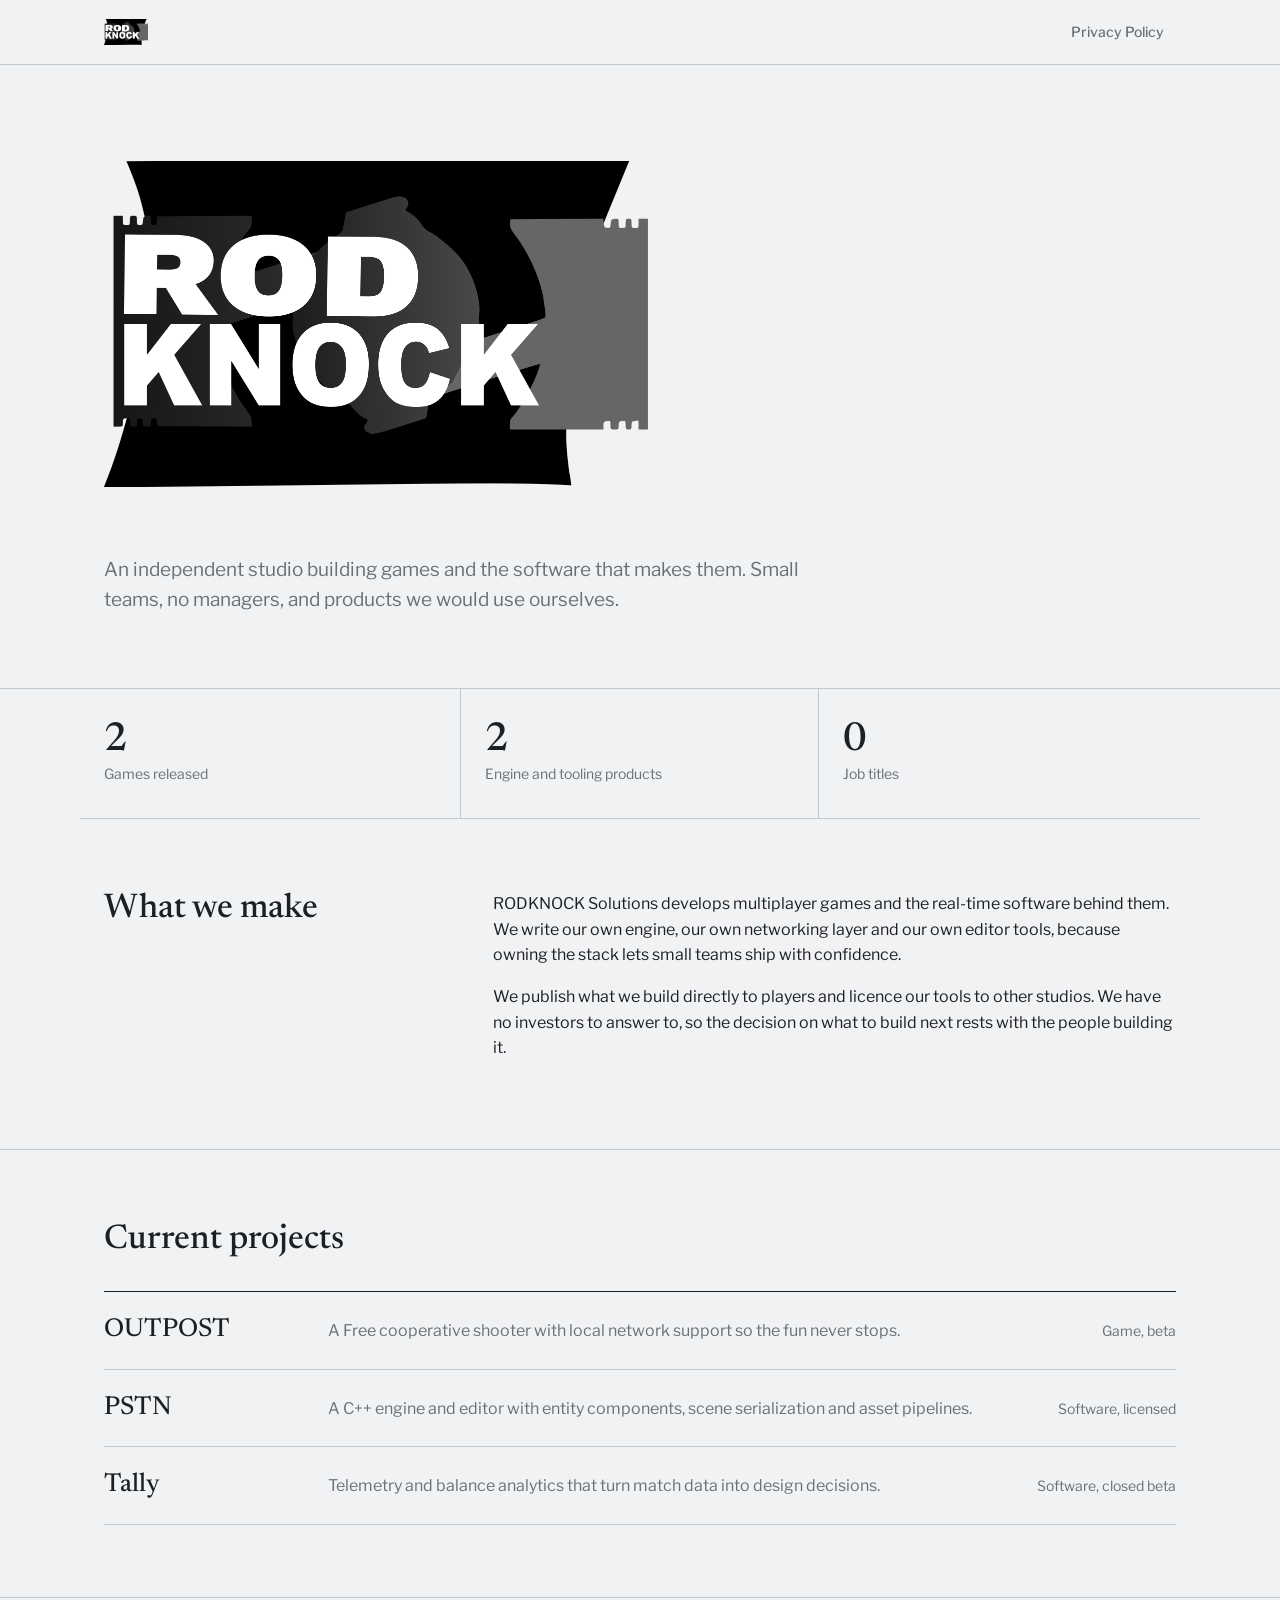
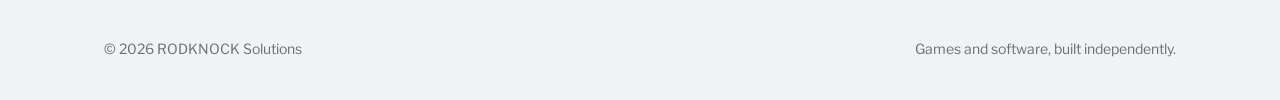
<file: index.html>
<!DOCTYPE html>
<html lang="en">
<head>
<meta charset="utf-8">
<meta name="viewport" content="width=device-width, initial-scale=1, viewport-fit=cover">
<title>RODKNOCK Solutions</title>
<link rel="preconnect" href="https://fonts.googleapis.com">
<link rel="preconnect" href="https://fonts.gstatic.com" crossorigin>
<link href="https://fonts.googleapis.com/css2?family=Newsreader:opsz,wght@6..72,400;6..72,500;6..72,600&family=Libre+Franklin:wght@400;500;600&display=swap" rel="stylesheet">
<link rel="stylesheet" href="css/style.css">
<link rel="icon" type="image/png" href="images/icon.png">

</head>
<body>
<header><div class="wrap bar">
<a class="logo" href="index.html"><img src="images/logo.png" width="44" height="44" alt="RODKNOCK Solutions home"></a>
<nav aria-label="Primary">
    <!-- <a href="index.html" aria-current="page">Home</a> -->
    <!-- <a href="games.html">Games</a> -->
    <!-- <a href="software.html">Software</a> -->
    <!-- <a href="studio.html">Studio</a> -->
    <!-- <a href="careers.html">Careers</a> -->
    <a href="privacy policy.html">Privacy Policy</a></nav></div></header>
 

<main>
<div class="hero"><div class="wrap">
<h1><img class="hero-logo" src="images/logo.png" width="543.5" height="325.5" alt="RODKNOCK Solutions"></h1>
<p>An independent studio building games and the software that makes them. Small teams, no managers, and products we would use ourselves.</p>
<!-- <a class="sub" href="games.html">View our work</a> -->
</div></div>
<div class="wrap stats">
<div><b>2</b><span>Games released</span></div>
<div><b>2</b><span>Engine and tooling products</span></div>
<div><b>0</b><span>Job titles</span></div>
</div>
<section class="blk"><div class="wrap split">
<h2>What we make</h2>
<div>
<p>RODKNOCK Solutions develops multiplayer games and the real-time software behind them. We write our own engine, our own networking layer and our own editor tools, because owning the stack lets small teams ship with confidence.</p>
<p>We publish what we build directly to players and licence our tools to other studios. We have no investors to answer to, so the decision on what to build next rests with the people building it.</p>
</div></div></section>
<section class="blk"><div class="wrap">
<h2 style="font-size:34px;margin-bottom:32px">Current projects</h2>
<div class="idx">
<div class="row"><h3>OUTPOST</h3><p>A Free cooperative shooter with local network support so the fun never stops.</p><small>Game, beta</small></div>
<!-- <div class="row"><h3>PSTN</h3><p>A deterministic puzzle sandbox where players wire logic across a shared grid.</p><small>Game, in service</small></div> -->
<div class="row"><h3>PSTN</h3><p>A C++ engine and editor with entity components, scene serialization and asset pipelines.</p><small>Software, licensed</small></div>
<div class="row"><h3>Tally</h3><p>Telemetry and balance analytics that turn match data into design decisions.</p><small>Software, closed beta</small></div>
</div></div></section>
</main>

<footer><div class="wrap"><span>&copy; 2026 RODKNOCK Solutions</span><span>Games and software, built independently.</span></div></footer>
</body>
</html>
</file>
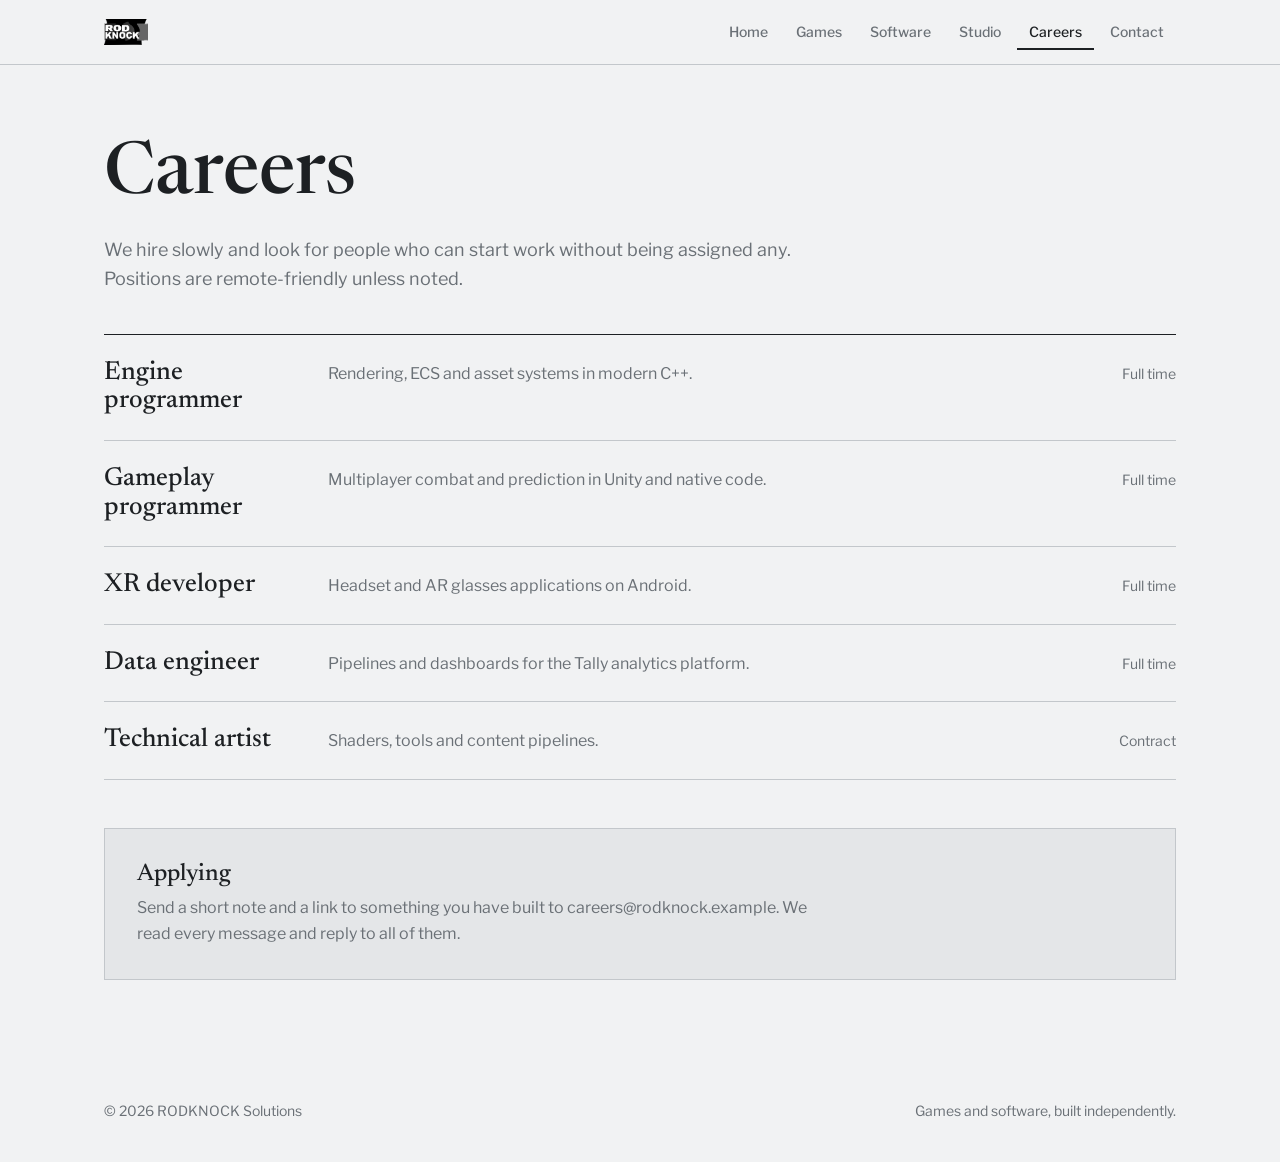
<file: careers.html>
<!DOCTYPE html>
<html lang="en">
<head>
<meta charset="utf-8">
<meta name="viewport" content="width=device-width, initial-scale=1, viewport-fit=cover">
<title>Careers | RODKNOCK Solutions</title>
<link rel="preconnect" href="https://fonts.googleapis.com">
<link rel="preconnect" href="https://fonts.gstatic.com" crossorigin>
<link href="https://fonts.googleapis.com/css2?family=Newsreader:opsz,wght@6..72,400;6..72,500;6..72,600&family=Libre+Franklin:wght@400;500;600&display=swap" rel="stylesheet">
<link rel="stylesheet" href="css/style.css">
</head>
<body>
<header><div class="wrap bar">
<a class="logo" href="index.html"><img src="images/logo.png" width="44" height="44" alt="RODKNOCK Solutions home"></a>
<nav aria-label="Primary"><a href="index.html">Home</a><a href="games.html">Games</a><a href="software.html">Software</a><a href="studio.html">Studio</a><a href="careers.html" aria-current="page">Careers</a><a href="contact.html">Contact</a></nav></div></header>

<main>
<div class="wrap">
<div class="page-h"><h1>Careers</h1><p>We hire slowly and look for people who can start work without being assigned any. Positions are remote-friendly unless noted.</p></div>
<div class="idx" style="margin-bottom:48px">
<div class="row"><h3>Engine programmer</h3><p>Rendering, ECS and asset systems in modern C++.</p><small>Full time</small></div>
<div class="row"><h3>Gameplay programmer</h3><p>Multiplayer combat and prediction in Unity and native code.</p><small>Full time</small></div>
<div class="row"><h3>XR developer</h3><p>Headset and AR glasses applications on Android.</p><small>Full time</small></div>
<div class="row"><h3>Data engineer</h3><p>Pipelines and dashboards for the Tally analytics platform.</p><small>Full time</small></div>
<div class="row"><h3>Technical artist</h3><p>Shaders, tools and content pipelines.</p><small>Contract</small></div>
</div>
<div class="plate" style="margin-bottom:80px"><h3>Applying</h3><p>Send a short note and a link to something you have built to careers@rodknock.example. We read every message and reply to all of them.</p></div>
</div>
</main>

<footer><div class="wrap"><span>&copy; 2026 RODKNOCK Solutions</span><span>Games and software, built independently.</span></div></footer>
</body>
</html>
</file>
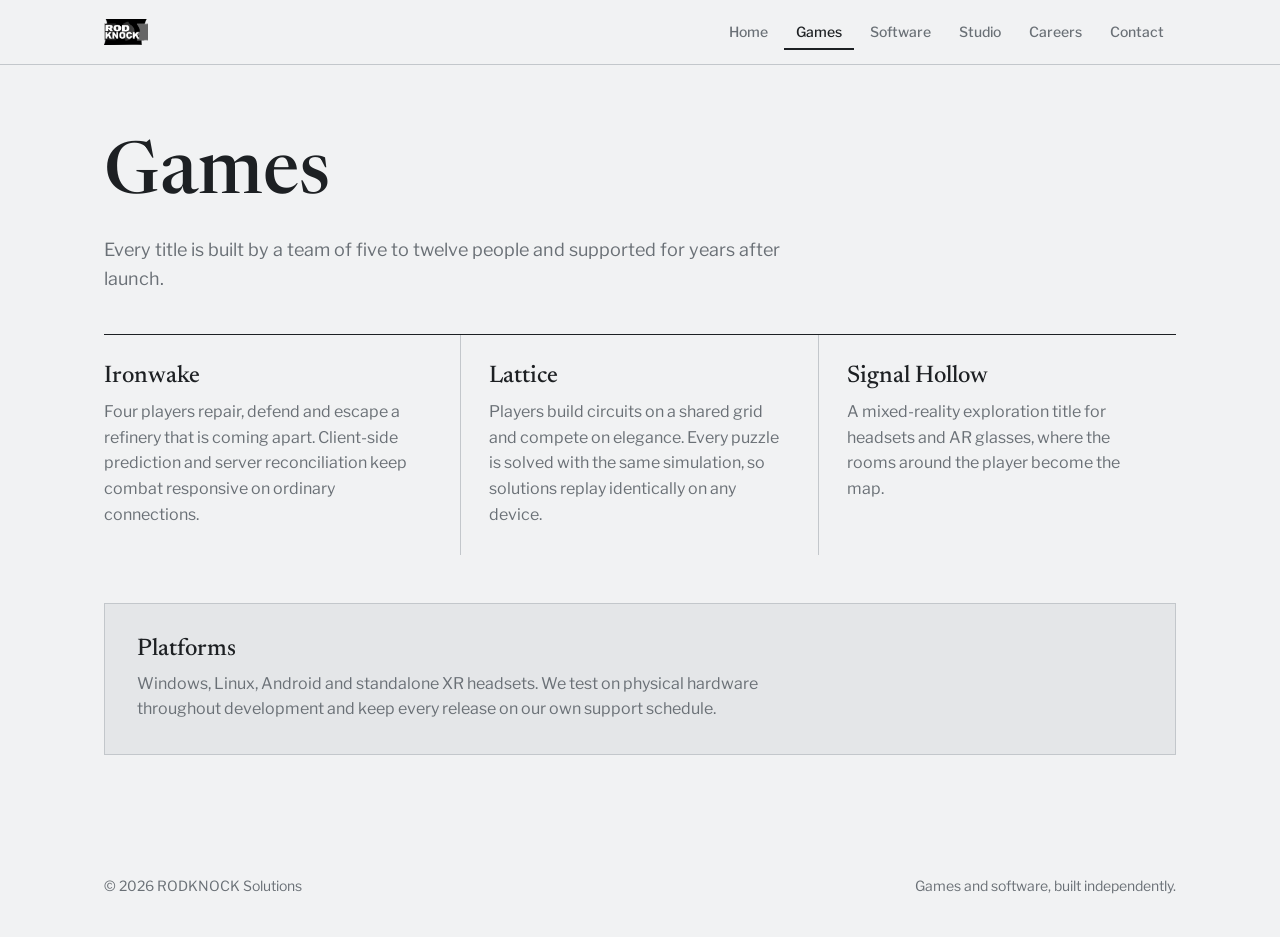
<file: games.html>
<!DOCTYPE html>
<html lang="en">
<head>
<meta charset="utf-8">
<meta name="viewport" content="width=device-width, initial-scale=1, viewport-fit=cover">
<title>Games | RODKNOCK Solutions</title>
<link rel="preconnect" href="https://fonts.googleapis.com">
<link rel="preconnect" href="https://fonts.gstatic.com" crossorigin>
<link href="https://fonts.googleapis.com/css2?family=Newsreader:opsz,wght@6..72,400;6..72,500;6..72,600&family=Libre+Franklin:wght@400;500;600&display=swap" rel="stylesheet">
<link rel="stylesheet" href="css/style.css">
</head>
<body>
<header><div class="wrap bar">
<a class="logo" href="index.html"><img src="images/logo.png" width="44" height="44" alt="RODKNOCK Solutions home"></a>
<nav aria-label="Primary"><a href="index.html">Home</a><a href="games.html" aria-current="page">Games</a><a href="software.html">Software</a><a href="studio.html">Studio</a><a href="careers.html">Careers</a><a href="contact.html">Contact</a></nav></div></header>

<main>
<div class="wrap">
<div class="page-h"><h1>Games</h1><p>Every title is built by a team of five to twelve people and supported for years after launch.</p></div>
<div class="cols">
<article><h3>Ironwake</h3><p>Four players repair, defend and escape a refinery that is coming apart. Client-side prediction and server reconciliation keep combat responsive on ordinary connections.</p></article>
<article><h3>Lattice</h3><p>Players build circuits on a shared grid and compete on elegance. Every puzzle is solved with the same simulation, so solutions replay identically on any device.</p></article>
<article><h3>Signal Hollow</h3><p>A mixed-reality exploration title for headsets and AR glasses, where the rooms around the player become the map.</p></article>
</div>
<div class="plate"><h3>Platforms</h3><p>Windows, Linux, Android and standalone XR headsets. We test on physical hardware throughout development and keep every release on our own support schedule.</p></div>
<div style="height:80px"></div>
</div>
</main>

<footer><div class="wrap"><span>&copy; 2026 RODKNOCK Solutions</span><span>Games and software, built independently.</span></div></footer>
</body>
</html>
</file>
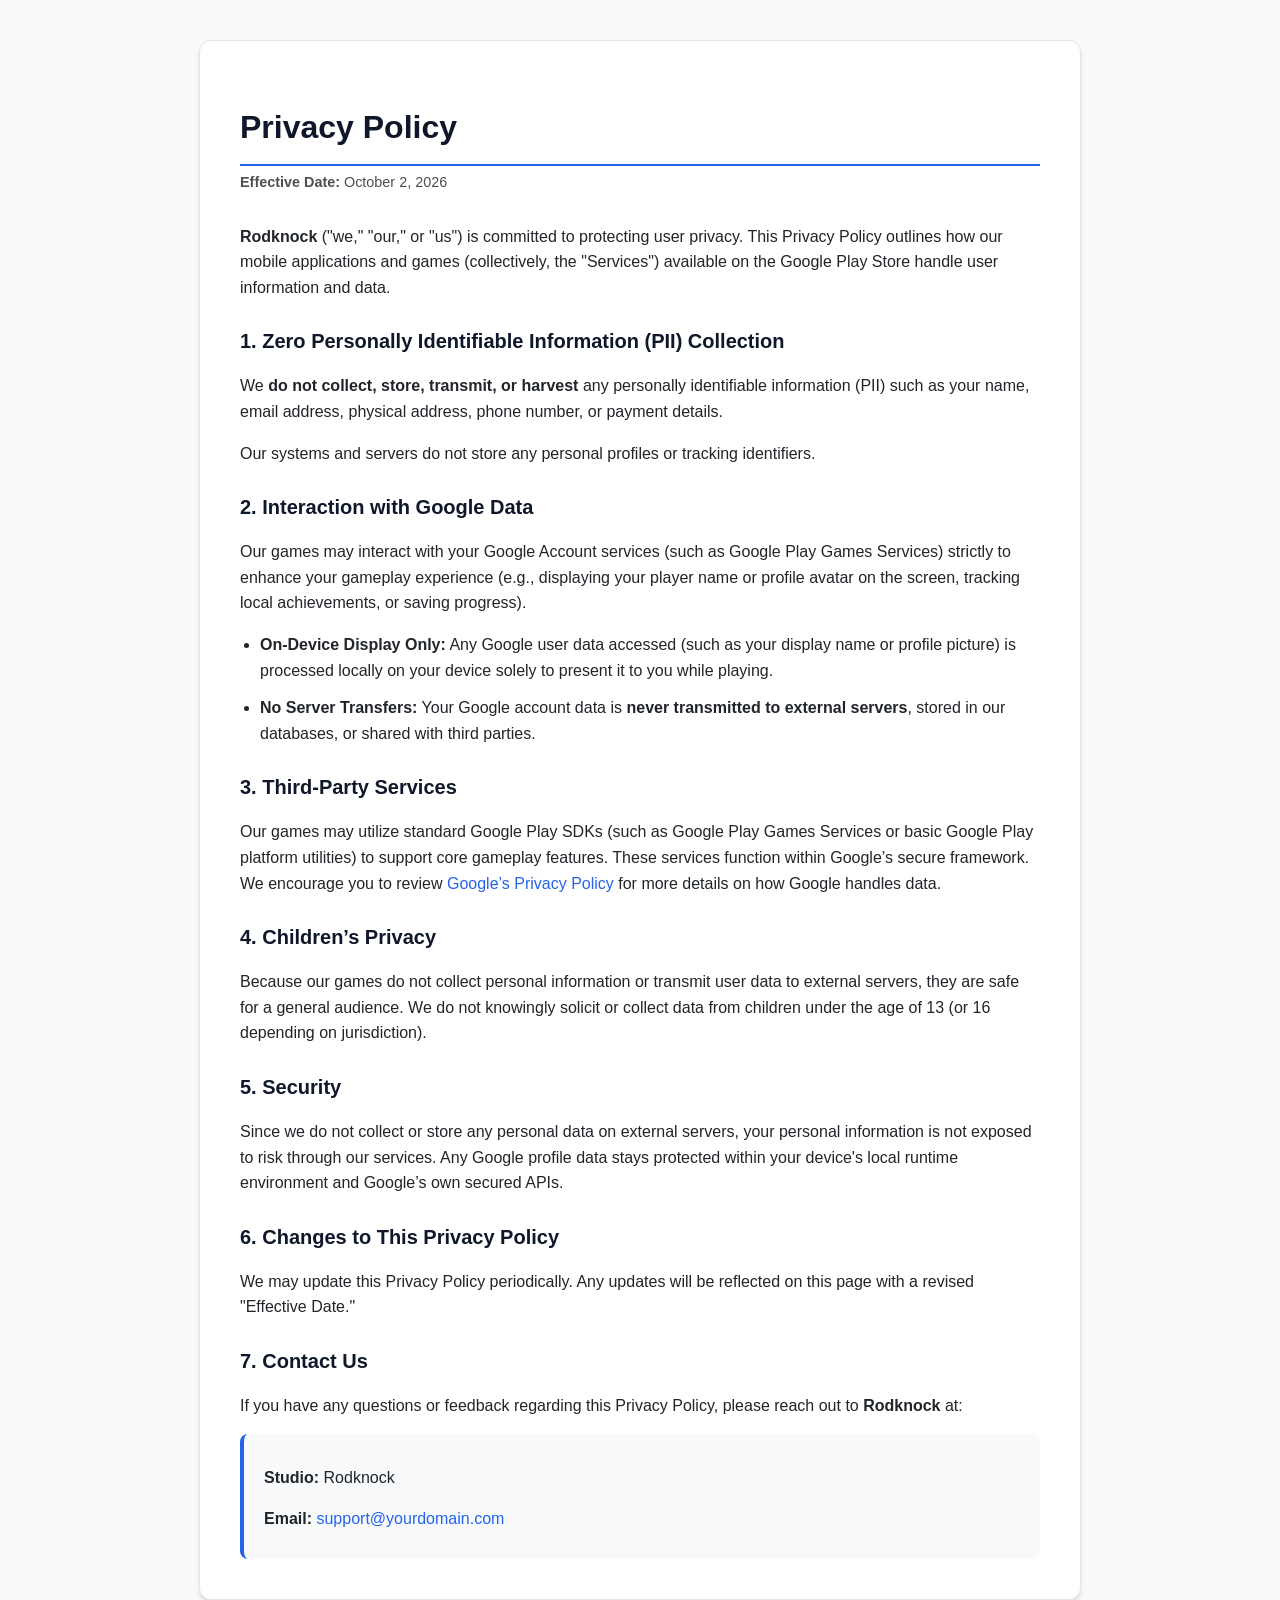
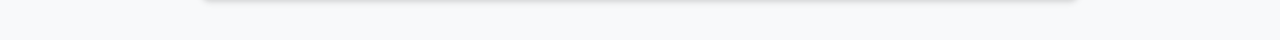
<file: privacy policy.html>
<!DOCTYPE html>
<html lang="en">
<head>
    <meta charset="UTF-8">
    <meta name="viewport" content="width=device-width, initial-scale=1.0">
    <title>Privacy Policy - Rodknock</title>
    <style>
        :root {
            --bg-color: #f8f9fa;
            --card-bg: #ffffff;
            --text-color: #212529;
            --heading-color: #0f172a;
            --accent-color: #2563eb;
            --border-color: #e2e8f0;
        }

        @media (prefers-color-scheme: dark) {
            :root {
                --bg-color: #0f172a;
                --card-bg: #1e293b;
                --text-color: #cbd5e1;
                --heading-color: #f8fafc;
                --accent-color: #3b82f6;
                --border-color: #334155;
            }
        }

        body {
            font-family: -apple-system, BlinkMacSystemFont, "Segoe UI", Roboto, Helvetica, Arial, sans-serif;
            line-height: 1.6;
            background-color: var(--bg-color);
            color: var(--text-color);
            margin: 0;
            padding: 20px;
            display: flex;
            justify-content: center;
        }

        .container {
            max-width: 800px;
            width: 100%;
            background-color: var(--card-bg);
            padding: 40px;
            border-radius: 12px;
            box-shadow: 0 4px 6px -1px rgba(0, 0, 0, 0.1), 0 2px 4px -1px rgba(0, 0, 0, 0.06);
            border: 1px solid var(--border-color);
            margin-top: 20px;
            margin-bottom: 20px;
        }

        h1 {
            color: var(--heading-color);
            font-size: 2rem;
            margin-bottom: 5px;
            border-bottom: 2px solid var(--accent-color);
            padding-bottom: 10px;
        }

        .effective-date {
            font-size: 0.9rem;
            opacity: 0.8;
            margin-bottom: 30px;
        }

        h2 {
            color: var(--heading-color);
            font-size: 1.25rem;
            margin-top: 25px;
            margin-bottom: 10px;
        }

        p, li {
            font-size: 1rem;
            margin-bottom: 12px;
        }

        ul {
            padding-left: 20px;
        }

        a {
            color: var(--accent-color);
            text-decoration: none;
        }

        a:hover {
            text-decoration: underline;
        }

        .contact-box {
            background-color: var(--bg-color);
            padding: 15px 20px;
            border-radius: 8px;
            border-left: 4px solid var(--accent-color);
            margin-top: 15px;
        }
    </style>
</head>
<body>

<div class="container">
    <h1>Privacy Policy</h1>
    <div class="effective-date"><strong>Effective Date:</strong> October 2, 2026</div>

    <p><strong>Rodknock</strong> ("we," "our," or "us") is committed to protecting user privacy. This Privacy Policy outlines how our mobile applications and games (collectively, the "Services") available on the Google Play Store handle user information and data.</p>

    <h2>1. Zero Personally Identifiable Information (PII) Collection</h2>
    <p>We <strong>do not collect, store, transmit, or harvest</strong> any personally identifiable information (PII) such as your name, email address, physical address, phone number, or payment details.</p>
    <p>Our systems and servers do not store any personal profiles or tracking identifiers.</p>

    <h2>2. Interaction with Google Data</h2>
    <p>Our games may interact with your Google Account services (such as Google Play Games Services) strictly to enhance your gameplay experience (e.g., displaying your player name or profile avatar on the screen, tracking local achievements, or saving progress).</p>
    <ul>
        <li><strong>On-Device Display Only:</strong> Any Google user data accessed (such as your display name or profile picture) is processed locally on your device solely to present it to you while playing.</li>
        <li><strong>No Server Transfers:</strong> Your Google account data is <strong>never transmitted to external servers</strong>, stored in our databases, or shared with third parties.</li>
    </ul>

    <h2>3. Third-Party Services</h2>
    <p>Our games may utilize standard Google Play SDKs (such as Google Play Games Services or basic Google Play platform utilities) to support core gameplay features. These services function within Google’s secure framework. We encourage you to review <a href="https://policies.google.com/privacy" target="_blank" rel="noopener noreferrer">Google’s Privacy Policy</a> for more details on how Google handles data.</p>

    <h2>4. Children’s Privacy</h2>
    <p>Because our games do not collect personal information or transmit user data to external servers, they are safe for a general audience. We do not knowingly solicit or collect data from children under the age of 13 (or 16 depending on jurisdiction).</p>

    <h2>5. Security</h2>
    <p>Since we do not collect or store any personal data on external servers, your personal information is not exposed to risk through our services. Any Google profile data stays protected within your device's local runtime environment and Google’s own secured APIs.</p>

    <h2>6. Changes to This Privacy Policy</h2>
    <p>We may update this Privacy Policy periodically. Any updates will be reflected on this page with a revised "Effective Date."</p>

    <h2>7. Contact Us</h2>
    <p>If you have any questions or feedback regarding this Privacy Policy, please reach out to <strong>Rodknock</strong> at:</p>
    <div class="contact-box">
        <p><strong>Studio:</strong> Rodknock</p>
        <p><strong>Email:</strong> <a href="mailto:rodknocksolutions@gmail.com">support@yourdomain.com</a></p>
    </div>
</div>

</body>
</html>
</file>
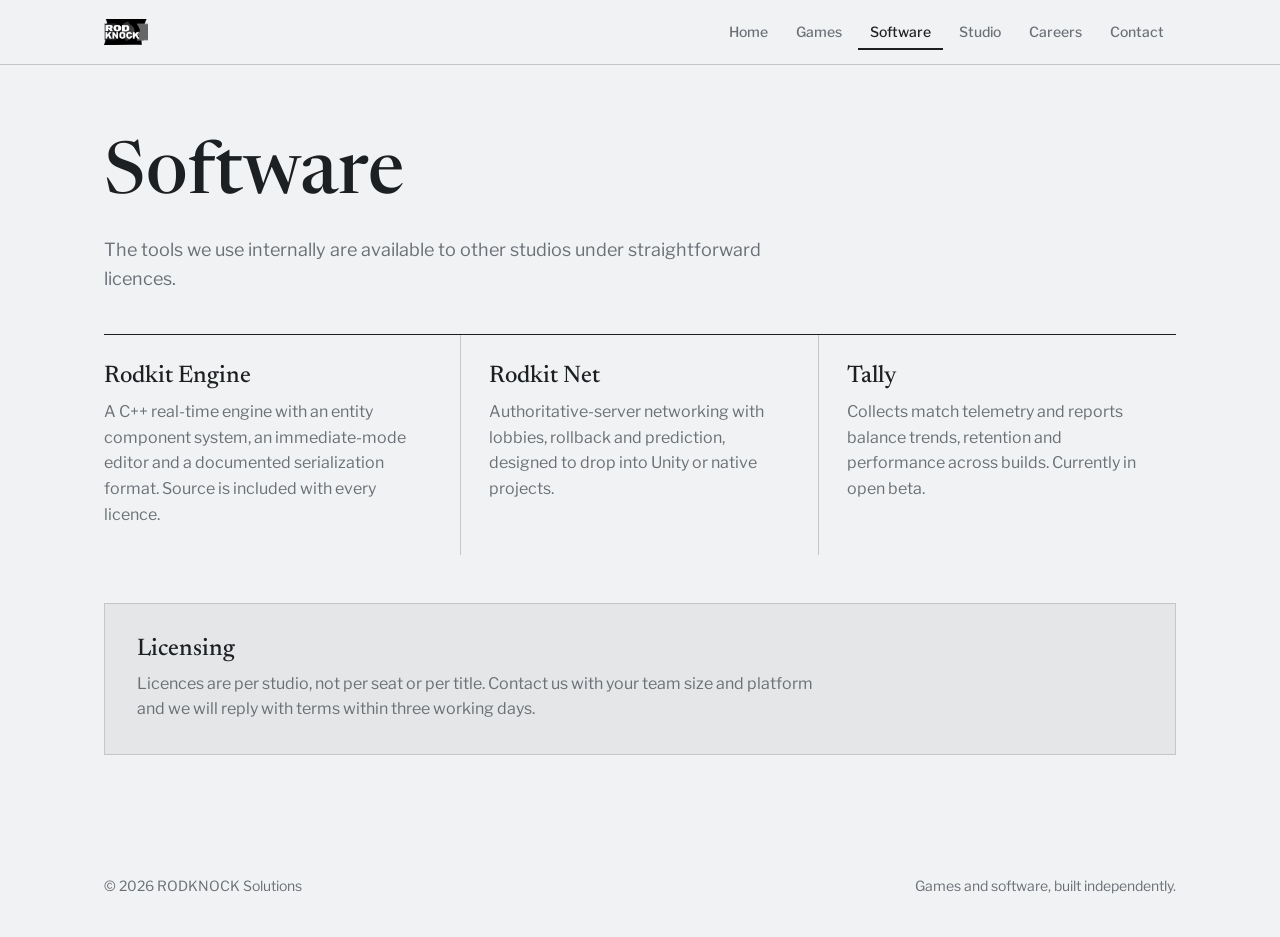
<file: software.html>
<!DOCTYPE html>
<html lang="en">
<head>
<meta charset="utf-8">
<meta name="viewport" content="width=device-width, initial-scale=1, viewport-fit=cover">
<title>Software | RODKNOCK Solutions</title>
<link rel="preconnect" href="https://fonts.googleapis.com">
<link rel="preconnect" href="https://fonts.gstatic.com" crossorigin>
<link href="https://fonts.googleapis.com/css2?family=Newsreader:opsz,wght@6..72,400;6..72,500;6..72,600&family=Libre+Franklin:wght@400;500;600&display=swap" rel="stylesheet">
<link rel="stylesheet" href="css/style.css">
</head>
<body>
<header><div class="wrap bar">
<a class="logo" href="index.html"><img src="images/logo.png" width="44" height="44" alt="RODKNOCK Solutions home"></a>
<nav aria-label="Primary"><a href="index.html">Home</a><a href="games.html">Games</a><a href="software.html" aria-current="page">Software</a><a href="studio.html">Studio</a><a href="careers.html">Careers</a><a href="contact.html">Contact</a></nav></div></header>

<main>
<div class="wrap">
<div class="page-h"><h1>Software</h1><p>The tools we use internally are available to other studios under straightforward licences.</p></div>
<div class="cols">
<article><h3>Rodkit Engine</h3><p>A C++ real-time engine with an entity component system, an immediate-mode editor and a documented serialization format. Source is included with every licence.</p></article>
<article><h3>Rodkit Net</h3><p>Authoritative-server networking with lobbies, rollback and prediction, designed to drop into Unity or native projects.</p></article>
<article><h3>Tally</h3><p>Collects match telemetry and reports balance trends, retention and performance across builds. Currently in open beta.</p></article>
</div>
<div class="plate"><h3>Licensing</h3><p>Licences are per studio, not per seat or per title. Contact us with your team size and platform and we will reply with terms within three working days.</p></div>
<div style="height:80px"></div>
</div>
</main>

<footer><div class="wrap"><span>&copy; 2026 RODKNOCK Solutions</span><span>Games and software, built independently.</span></div></footer>
</body>
</html>
</file>
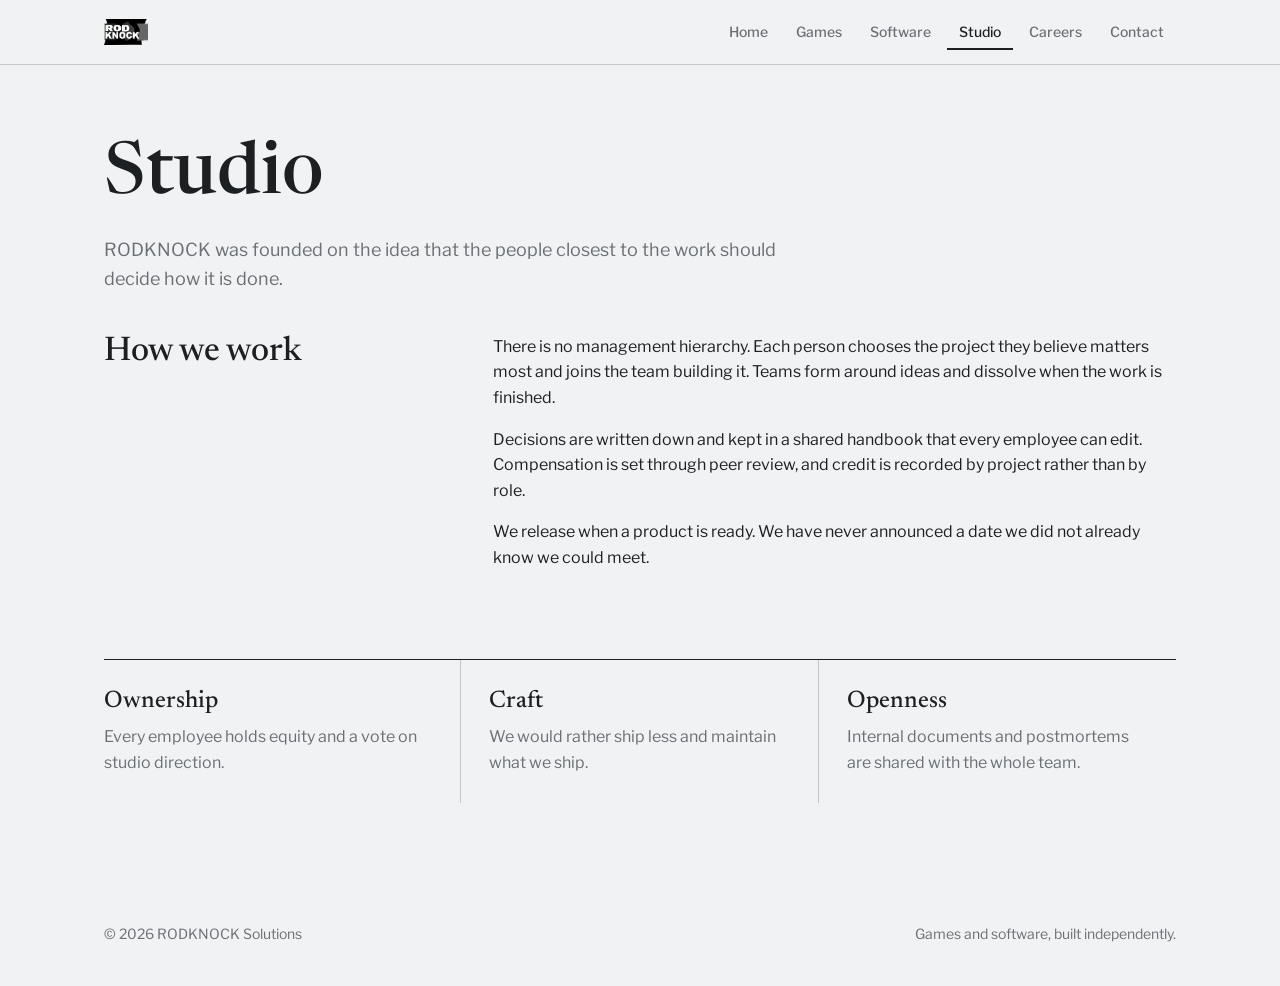
<file: studio.html>
<!DOCTYPE html>
<html lang="en">
<head>
<meta charset="utf-8">
<meta name="viewport" content="width=device-width, initial-scale=1, viewport-fit=cover">
<title>Studio | RODKNOCK Solutions</title>
<link rel="preconnect" href="https://fonts.googleapis.com">
<link rel="preconnect" href="https://fonts.gstatic.com" crossorigin>
<link href="https://fonts.googleapis.com/css2?family=Newsreader:opsz,wght@6..72,400;6..72,500;6..72,600&family=Libre+Franklin:wght@400;500;600&display=swap" rel="stylesheet">
<link rel="stylesheet" href="css/style.css">
</head>
<body>
<header><div class="wrap bar">
<a class="logo" href="index.html"><img src="images/logo.png" width="44" height="44" alt="RODKNOCK Solutions home"></a>
<nav aria-label="Primary"><a href="index.html">Home</a><a href="games.html">Games</a><a href="software.html">Software</a><a href="studio.html" aria-current="page">Studio</a><a href="careers.html">Careers</a><a href="contact.html">Contact</a></nav></div></header>

<main>
<div class="wrap">
<div class="page-h"><h1>Studio</h1><p>RODKNOCK was founded on the idea that the people closest to the work should decide how it is done.</p></div>
<div class="split" style="padding-bottom:72px">
<h2>How we work</h2>
<div>
<p>There is no management hierarchy. Each person chooses the project they believe matters most and joins the team building it. Teams form around ideas and dissolve when the work is finished.</p>
<p>Decisions are written down and kept in a shared handbook that every employee can edit. Compensation is set through peer review, and credit is recorded by project rather than by role.</p>
<p>We release when a product is ready. We have never announced a date we did not already know we could meet.</p>
</div></div>
<div class="cols" style="margin-bottom:80px">
<article><h3>Ownership</h3><p>Every employee holds equity and a vote on studio direction.</p></article>
<article><h3>Craft</h3><p>We would rather ship less and maintain what we ship.</p></article>
<article><h3>Openness</h3><p>Internal documents and postmortems are shared with the whole team.</p></article>
</div>
</div>
</main>

<footer><div class="wrap"><span>&copy; 2026 RODKNOCK Solutions</span><span>Games and software, built independently.</span></div></footer>
</body>
</html>
</file>
<file: css/style.css>
:root{--bg:#f1f2f3;--bg2:#e4e6e8;--line:#c3c7cb;--mute:#6a7076;--ink:#1d2023;--inv:#f1f2f3;
box-sizing:border-box;padding-top:env(safe-area-inset-top,0px);padding-bottom:env(safe-area-inset-bottom,0px)}
@media (prefers-color-scheme:dark){:root:not([data-theme="light"]){--bg:#17191b;--bg2:#222528;--line:#3a3e42;--mute:#9aa0a6;--ink:#e8eaec;--inv:#17191b}}
:root[data-theme="dark"]{--bg:#17191b;--bg2:#222528;--line:#3a3e42;--mute:#9aa0a6;--ink:#e8eaec;--inv:#17191b}
html{scroll-padding-top:env(safe-area-inset-top,0px)}
*{box-sizing:border-box}
body{margin:0;background:var(--bg);color:var(--ink);font:16px/1.6 "Libre Franklin",system-ui,Arial,sans-serif}
h1,h2,h3{font-family:Newsreader,Georgia,"Times New Roman",serif;font-weight:500;line-height:1.1;margin:0}
a{color:inherit}
:focus-visible{outline:2px solid var(--ink);outline-offset:3px}
.wrap{max-width:1120px;margin:0 auto;padding:0 24px}
header{border-bottom:1px solid var(--line);position:sticky;top:env(safe-area-inset-top,0px);background:var(--bg);z-index:5}
.bar{display:flex;align-items:center;justify-content:space-between;height:64px;gap:16px}
.logo{display:flex;align-items:center;line-height:0;border:0;background:none;padding:0}
.logo img{display:block;width:44px;height:44px;object-fit:contain}
nav{display:flex;gap:4px;flex-wrap:wrap;justify-content:flex-end}
nav a{text-decoration:none;display:inline-block;color:var(--mute);font:500 14px "Libre Franklin",sans-serif;padding:8px 12px;cursor:pointer;border-bottom:2px solid transparent}
nav a:hover{color:var(--ink)}
nav a[aria-current="page"]{color:var(--ink);border-bottom-color:var(--ink)}
.hero{padding:96px 0 72px;border-bottom:1px solid var(--line)}
.hero h1{font-size:clamp(52px,12vw,152px);letter-spacing:.04em;font-weight:600;line-height:.95}
.hero p{max-width:56ch;font-size:19px;color:var(--mute);margin:32px 0 0}
.hero .sub{text-decoration:none;display:inline-block;margin-top:36px;padding:12px 22px;background:var(--ink);color:var(--inv);border:0;font:500 15px "Libre Franklin",sans-serif;cursor:pointer}
.hero .sub:hover{opacity:.85}
.stats{display:grid;grid-template-columns:repeat(3,1fr);border-bottom:1px solid var(--line)}
.stats div{padding:32px 24px 32px 0;border-right:1px solid var(--line)}
.stats div+div{padding-left:24px}.stats div:last-child{border-right:0}
.stats b{display:block;font:500 40px Newsreader,Georgia,serif}
.stats span{color:var(--mute);font-size:14px}
section.blk{padding:72px 0;border-bottom:1px solid var(--line)}
.split{display:grid;grid-template-columns:1fr 2fr;gap:48px}
.split h2{font-size:34px}
.split p{margin:0 0 16px;max-width:64ch}
.idx{border-top:1px solid var(--ink)}
.row{display:grid;grid-template-columns:200px 1fr 140px;gap:24px;padding:24px 0;border-bottom:1px solid var(--line);align-items:baseline}
.row h3{font-size:26px}
.row p{margin:0;color:var(--mute);max-width:60ch}
.row small{color:var(--mute);text-align:right;font-size:14px}
.page-h{padding:72px 0 40px}
.page-h h1{font-size:clamp(40px,7vw,72px)}
.page-h p{color:var(--mute);max-width:60ch;font-size:18px;margin:20px 0 0}
.cols{display:grid;grid-template-columns:repeat(3,1fr);gap:0;border-top:1px solid var(--ink)}
.cols article{padding:28px 28px 28px 0;border-right:1px solid var(--line)}
.cols article+article{padding-left:28px}.cols article:last-child{border-right:0}
.cols h3{font-size:24px;margin-bottom:10px}
.cols p{margin:0;color:var(--mute)}
.plate{background:var(--bg2);border:1px solid var(--line);padding:32px;margin-top:48px}
.plate h3{font-size:24px;margin-bottom:8px}.plate p{margin:0;max-width:64ch;color:var(--mute)}
.contact{display:grid;grid-template-columns:1fr 1fr;gap:48px;padding-bottom:80px}
label{display:block;font-size:14px;font-weight:500;margin:0 0 6px}
input,textarea,select{width:100%;background:var(--bg);color:var(--ink);border:1px solid var(--line);padding:11px 12px;font:inherit;margin-bottom:18px;border-radius:0}
textarea{min-height:130px;resize:vertical}
.btn{padding:12px 22px;background:var(--ink);color:var(--inv);border:0;font:500 15px "Libre Franklin",sans-serif;cursor:pointer}
.ok{display:none;margin-top:16px;padding:12px;border:1px solid var(--ink)}
dl{margin:0}dt{font-weight:600}dd{margin:0 0 20px;color:var(--mute)}
footer{padding:40px 0;color:var(--mute);font-size:14px}
footer .wrap{display:flex;justify-content:space-between;flex-wrap:wrap;gap:12px}
@media (max-width:820px){
.split,.contact{grid-template-columns:1fr;gap:24px}
.row{grid-template-columns:1fr;gap:6px}.row small{text-align:left}
.cols{grid-template-columns:1fr}.cols article,.cols article+article{padding:24px 0;border-right:0;border-bottom:1px solid var(--line)}
.stats{grid-template-columns:1fr}.stats div,.stats div+div{padding:20px 0;border-right:0;border-bottom:1px solid var(--line)}
.bar{height:auto;padding:12px 0;flex-direction:column;align-items:flex-start}
nav{justify-content:flex-start;margin-left:-12px}
.hero{padding:56px 0 48px}
}
@media (prefers-reduced-motion:reduce){*{transition:none!important}}
</file>
